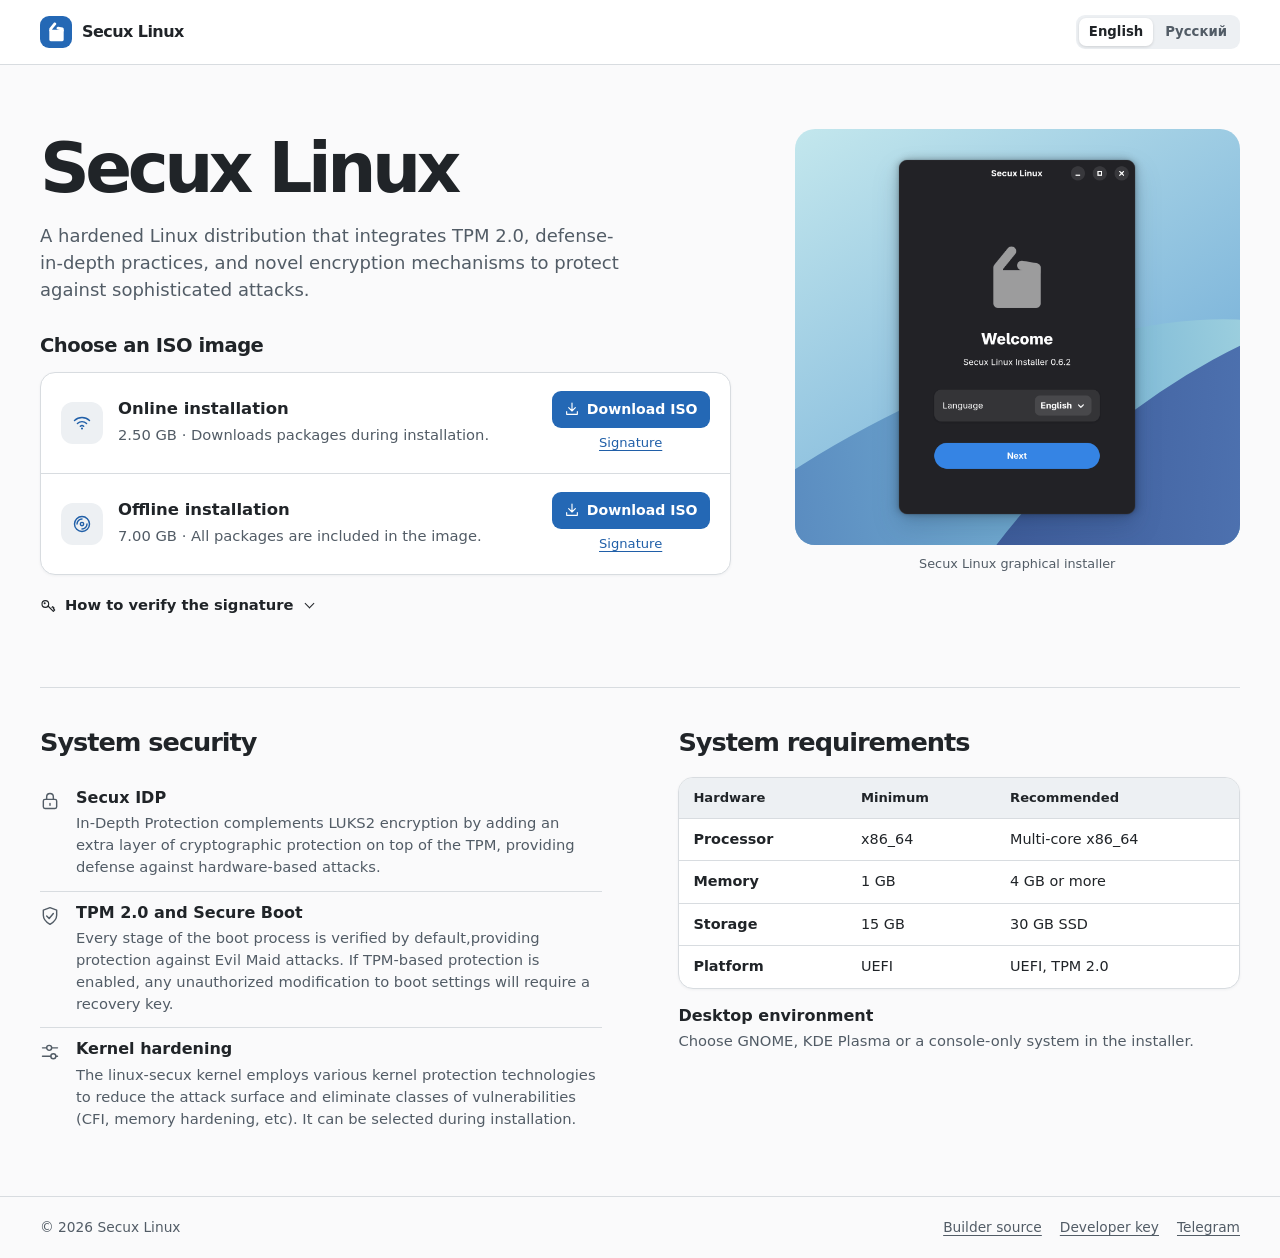
<file: index.html>
<!doctype html>
<html lang="en">
<head>
  <meta charset="utf-8">
  <meta name="viewport" content="width=device-width, initial-scale=1">
  <meta name="google-site-verification" content="37EvKFXPKDgHRgJV5T2X-w6WwDoT70vdhzFeNdD-_zY">
  <meta name="description" content="Secux pairs TPM 2.0 with a PIN to protect your disk through its own encryption scheme, IDP. A hardened kernel is available in the installer.">
  <title>Download Secux Linux</title>
  <link rel="alternate" hreflang="en" href="https://kolbanidze.github.io/">
  <link rel="alternate" hreflang="ru" href="https://kolbanidze.github.io/ru/">
  <link rel="alternate" hreflang="x-default" href="https://kolbanidze.github.io/">
  <link rel="stylesheet" href="./style.css">
  <script defer src="./language.js"></script>
</head>
<body>
  <header class="bar">
    <div class="wrap bar-inner">
      <div class="brand"><span class="brand-mark"><img src="./assets/secux-installer.svg" alt="" width="23" height="23"></span>Secux Linux</div>
      <nav class="languages" aria-label="Language">
        <a href="./?lang=en" lang="en" hreflang="en" aria-current="page">English</a>
        <a href="./ru/?lang=ru" lang="ru" hreflang="ru">Русский</a>
      </nav>
    </div>
  </header>
  <main class="wrap">
    <div class="hero">
      <div>
        <h1>Secux Linux</h1>
        <p class="intro">A hardened Linux distribution that integrates TPM 2.0, defense-in-depth practices, and novel encryption mechanisms to protect against sophisticated attacks.</p>
        <section id="download" aria-labelledby="choose">
          <h2 id="choose">Choose an ISO image</h2>
          <div class="box">
            <article class="build">
              <span class="icon-tile"><svg class="icon" aria-hidden="true"><use href="./assets/icons.svg#network"></use></svg></span>
              <div>
                <h3>Online installation</h3>
                <p><span class="size">2.50 GB</span> · Downloads packages during installation.</p>
              </div>
              <div class="actions">
                <a class="iso" href="https://huggingface.co/datasets/Kolbanidze/Secux_Linux/resolve/main/SecuxLinux-online-2026-11-23_17-00.iso?download=true" aria-label="Download ISO — Online installation"><svg class="icon" aria-hidden="true"><use href="./assets/icons.svg#download"></use></svg>Download ISO</a>
                <a class="signature" href="https://huggingface.co/datasets/Kolbanidze/Secux_Linux/resolve/main/SecuxLinux-online-2026-11-23_17-00.iso.sig?download=true" aria-label="Signature — Online installation">Signature</a>
              </div>
            </article>
            <article class="build">
              <span class="icon-tile"><svg class="icon" aria-hidden="true"><use href="./assets/icons.svg#disc"></use></svg></span>
              <div>
                <h3>Offline installation</h3>
                <p><span class="size">7.00 GB</span> · All packages are included in the image.</p>
              </div>
              <div class="actions">
                <a class="iso" href="https://huggingface.co/datasets/Kolbanidze/Secux_Linux/resolve/main/SecuxLinux-offline-2026-11-23_17-00.iso?download=true" aria-label="Download ISO — Offline installation"><svg class="icon" aria-hidden="true"><use href="./assets/icons.svg#download"></use></svg>Download ISO</a>
                <a class="signature" href="https://huggingface.co/datasets/Kolbanidze/Secux_Linux/resolve/main/SecuxLinux-offline-2026-11-23_17-00.iso.sig?download=true" aria-label="Signature — Offline installation">Signature</a>
              </div>
            </article>
          </div>
          <details>
            <summary><svg class="icon" aria-hidden="true"><use href="./assets/icons.svg#key"></use></svg>How to verify the signature</summary>
            <div class="box verify">
              <p>Save the ISO and its signature in the same folder. Import the Kolbanidze public key from <a href="https://keys.openpgp.org/vks/v1/by-fingerprint/CE48F2CC9BE03B4EFAB02343AA0A42D146D35FCE">keys.openpgp.org</a> by its full fingerprint.</p>
              <pre><code>gpg --keyserver hkps://keys.openpgp.org --recv-keys CE48F2CC9BE03B4EFAB02343AA0A42D146D35FCE</code></pre>
              <p>Run the command for your image in that folder. Check that GPG reports a good signature and that the primary key fingerprint matches <code>CE48 F2CC 9BE0 3B4E FAB0 2343 AA0A 42D1 46D3 5FCE</code>.</p>
              <p>Online installation</p>
              <pre><code>gpg --verify SecuxLinux-online-2026-11-23_17-00.iso.sig</code></pre>
              <p>Offline installation</p>
              <pre><code>gpg --verify SecuxLinux-offline-2026-11-23_17-00.iso.sig</code></pre>
            </div>
          </details>
        </section>
      </div>
      <figure class="preview">
        <div class="wallpaper"><img src="./assets/installer-en.png" width="900" height="1300" alt="Welcome screen of the Secux Linux installer with language selection"></div>
        <figcaption>Secux Linux graphical installer</figcaption>
      </figure>
    </div>
    <div class="info">
      <section id="features" aria-labelledby="security">
        <h2 id="security">System security</h2>
          <div class="feature">
            <svg class="icon" aria-hidden="true"><use href="./assets/icons.svg#lock"></use></svg>
            <div><h3>Secux IDP</h3><p>In-Depth Protection complements LUKS2 encryption by adding an extra layer of cryptographic protection on top of the TPM, providing defense against hardware-based attacks.</p></div>
          </div>
          <div class="feature">
            <svg class="icon" aria-hidden="true"><use href="./assets/icons.svg#shield"></use></svg>
            <div><h3>TPM 2.0 and Secure Boot</h3><p>Every stage of the boot process is verified by default,providing protection against Evil Maid attacks. If TPM-based protection is enabled, any unauthorized modification to boot settings will require a recovery key.</p></div>
          </div>
          <div class="feature">
            <svg class="icon" aria-hidden="true"><use href="./assets/icons.svg#settings"></use></svg>
            <div><h3>Kernel hardening</h3><p>The linux-secux kernel employs various kernel protection technologies to reduce the attack surface and eliminate classes of vulnerabilities (CFI, memory hardening, etc). It can be selected during installation.</p></div>
          </div>
      </section>
      <section id="requirements" aria-labelledby="hardware">
        <h2 id="hardware">System requirements</h2>
        <div class="box table-box">
          <table aria-labelledby="hardware">
            <thead>
              <tr><th scope="col">Hardware</th><th scope="col">Minimum</th><th scope="col">Recommended</th></tr>
            </thead>
            <tbody>
                <tr><th scope="row">Processor</th><td>x86_64</td><td>Multi-core x86_64</td></tr>
                <tr><th scope="row">Memory</th><td>1 GB</td><td>4 GB or more</td></tr>
                <tr><th scope="row">Storage</th><td>15 GB</td><td>30 GB SSD</td></tr>
                <tr><th scope="row">Platform</th><td>UEFI</td><td>UEFI, TPM 2.0</td></tr>
            </tbody>
          </table>
        </div>
        <div id="customization">
          <h3>Desktop environment</h3>
          <p>Choose GNOME, KDE Plasma or a console-only system in the installer.</p>
        </div>
      </section>
    </div>
  </main>
  <footer>
    <div class="wrap">
      <span>© 2026 Secux Linux</span>
      <nav aria-label="Project links">
        <a href="https://github.com/kolbanidze/secux-iso">Builder source</a>
        <a href="https://keys.openpgp.org/vks/v1/by-fingerprint/CE48F2CC9BE03B4EFAB02343AA0A42D146D35FCE">Developer key</a>
        <a href="https://t.me/grigoriy_kolbanov">Telegram</a>
      </nav>
    </div>
  </footer>
</body>
</html>
</file>
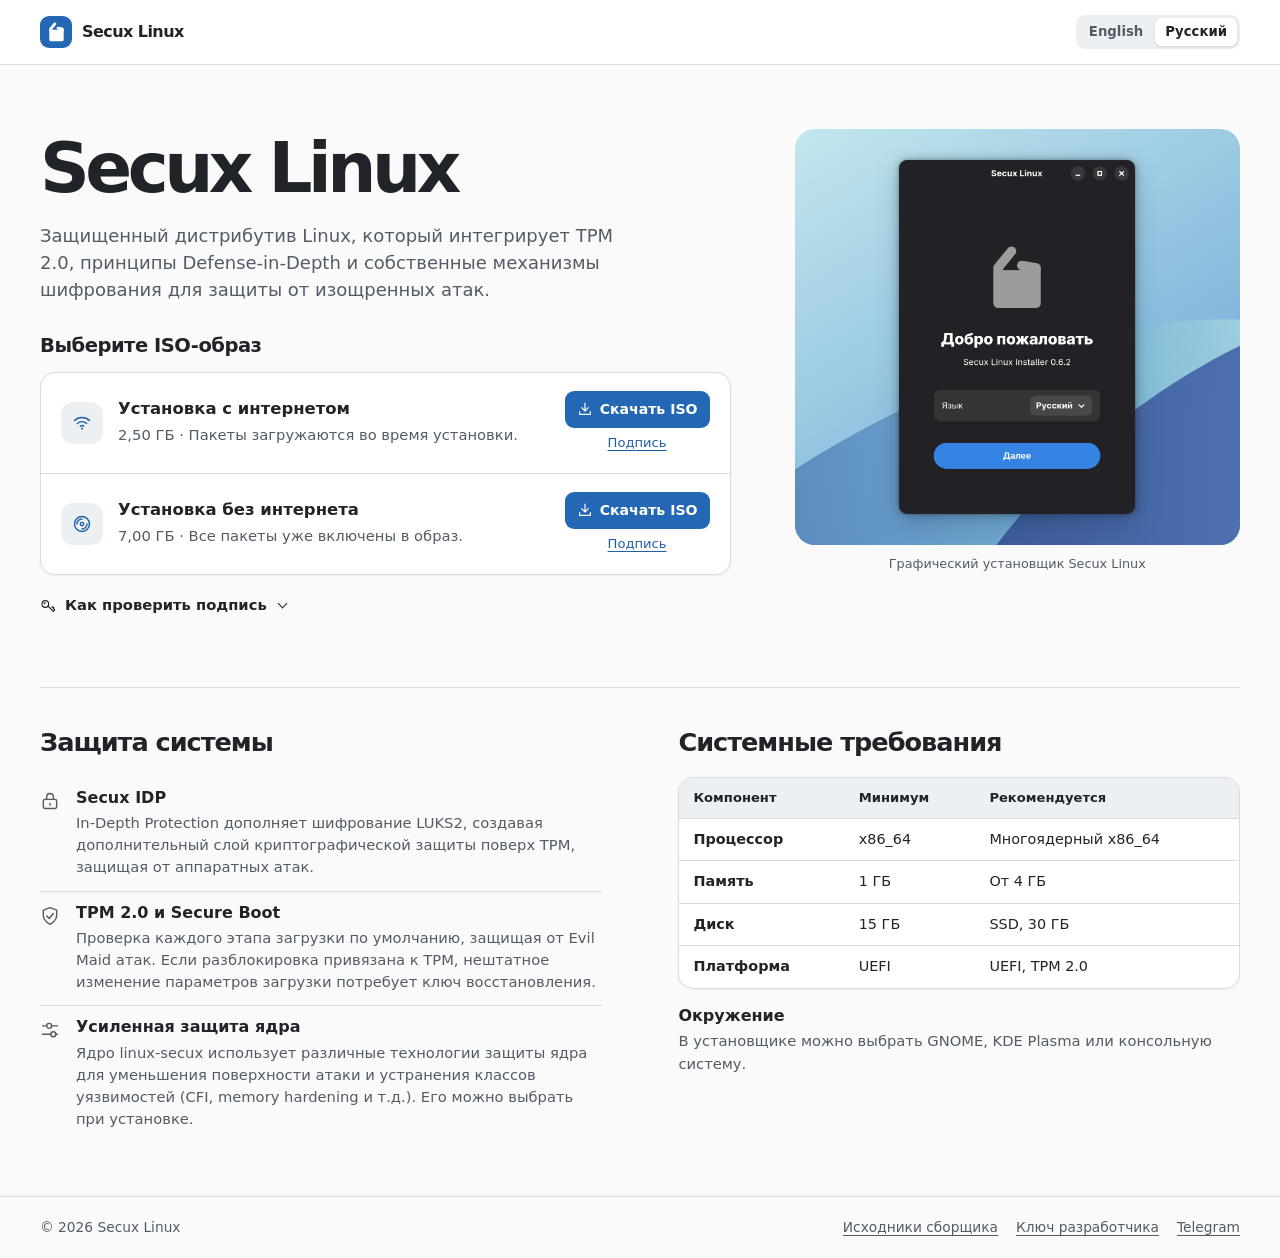
<file: ru/index.html>
<!doctype html>
<html lang="ru">
<head>
  <meta charset="utf-8">
  <meta name="viewport" content="width=device-width, initial-scale=1">
  <meta name="google-site-verification" content="37EvKFXPKDgHRgJV5T2X-w6WwDoT70vdhzFeNdD-_zY">
  <meta name="description" content="Secux защищает ключ диска с помощью TPM 2.0 и PIN-кода по собственной схеме IDP. В установщике можно выбрать ядро с усиленной защитой.">
  <title>Скачать Secux Linux</title>
  <link rel="alternate" hreflang="en" href="https://kolbanidze.github.io/">
  <link rel="alternate" hreflang="ru" href="https://kolbanidze.github.io/ru/">
  <link rel="alternate" hreflang="x-default" href="https://kolbanidze.github.io/">
  <link rel="stylesheet" href="../style.css">
  <script defer src="../language.js"></script>
</head>
<body>
  <header class="bar">
    <div class="wrap bar-inner">
      <div class="brand"><span class="brand-mark"><img src="../assets/secux-installer.svg" alt="" width="23" height="23"></span>Secux Linux</div>
      <nav class="languages" aria-label="Язык">
        <a href="../?lang=en" lang="en" hreflang="en">English</a>
        <a href="../ru/?lang=ru" lang="ru" hreflang="ru" aria-current="page">Русский</a>
      </nav>
    </div>
  </header>
  <main class="wrap">
    <div class="hero">
      <div>
        <h1>Secux Linux</h1>
        <p class="intro">Защищенный дистрибутив Linux, который интегрирует TPM 2.0, принципы Defense-in-Depth и собственные механизмы шифрования для защиты от изощренных атак.</p>
        <section id="download" aria-labelledby="choose">
          <h2 id="choose">Выберите ISO-образ</h2>
          <div class="box">
            <article class="build">
              <span class="icon-tile"><svg class="icon" aria-hidden="true"><use href="../assets/icons.svg#network"></use></svg></span>
              <div>
                <h3>Установка с интернетом</h3>
                <p><span class="size">2,50 ГБ</span> · Пакеты загружаются во время установки.</p>
              </div>
              <div class="actions">
                <a class="iso" href="https://huggingface.co/datasets/Kolbanidze/Secux_Linux/resolve/main/SecuxLinux-online-2026-11-23_17-00.iso?download=true" aria-label="Скачать ISO — Установка с интернетом"><svg class="icon" aria-hidden="true"><use href="../assets/icons.svg#download"></use></svg>Скачать ISO</a>
                <a class="signature" href="https://huggingface.co/datasets/Kolbanidze/Secux_Linux/resolve/main/SecuxLinux-online-2026-11-23_17-00.iso.sig?download=true" aria-label="Подпись — Установка с интернетом">Подпись</a>
              </div>
            </article>
            <article class="build">
              <span class="icon-tile"><svg class="icon" aria-hidden="true"><use href="../assets/icons.svg#disc"></use></svg></span>
              <div>
                <h3>Установка без интернета</h3>
                <p><span class="size">7,00 ГБ</span> · Все пакеты уже включены в образ.</p>
              </div>
              <div class="actions">
                <a class="iso" href="https://huggingface.co/datasets/Kolbanidze/Secux_Linux/resolve/main/SecuxLinux-offline-2026-11-23_17-00.iso?download=true" aria-label="Скачать ISO — Установка без интернета"><svg class="icon" aria-hidden="true"><use href="../assets/icons.svg#download"></use></svg>Скачать ISO</a>
                <a class="signature" href="https://huggingface.co/datasets/Kolbanidze/Secux_Linux/resolve/main/SecuxLinux-offline-2026-11-23_17-00.iso.sig?download=true" aria-label="Подпись — Установка без интернета">Подпись</a>
              </div>
            </article>
          </div>
          <details>
            <summary><svg class="icon" aria-hidden="true"><use href="../assets/icons.svg#key"></use></svg>Как проверить подпись</summary>
            <div class="box verify">
              <p>Сохраните ISO и его подпись в одну папку. Импортируйте открытый ключ Kolbanidze с <a href="https://keys.openpgp.org/vks/v1/by-fingerprint/CE48F2CC9BE03B4EFAB02343AA0A42D146D35FCE">keys.openpgp.org</a> по полному отпечатку.</p>
              <pre><code>gpg --keyserver hkps://keys.openpgp.org --recv-keys CE48F2CC9BE03B4EFAB02343AA0A42D146D35FCE</code></pre>
              <p>В этой папке выполните команду для своего образа. Убедитесь, что GPG подтверждает действительную подпись и отпечаток основного ключа совпадает с <code>CE48 F2CC 9BE0 3B4E FAB0 2343 AA0A 42D1 46D3 5FCE</code>.</p>
              <p>Установка с интернетом</p>
              <pre><code>gpg --verify SecuxLinux-online-2026-11-23_17-00.iso.sig</code></pre>
              <p>Установка без интернета</p>
              <pre><code>gpg --verify SecuxLinux-offline-2026-11-23_17-00.iso.sig</code></pre>
            </div>
          </details>
        </section>
      </div>
      <figure class="preview">
        <div class="wallpaper"><img src="../assets/installer-ru.png" width="900" height="1300" alt="Приветственный экран установщика Secux Linux с выбором языка"></div>
        <figcaption>Графический установщик Secux Linux</figcaption>
      </figure>
    </div>
    <div class="info">
      <section id="features" aria-labelledby="security">
        <h2 id="security">Защита системы</h2>
          <div class="feature">
            <svg class="icon" aria-hidden="true"><use href="../assets/icons.svg#lock"></use></svg>
            <div><h3>Secux IDP</h3><p>In-Depth Protection дополняет шифрование LUKS2, создавая дополнительный слой криптографической защиты поверх TPM, защищая от аппаратных атак.</p></div>
          </div>
          <div class="feature">
            <svg class="icon" aria-hidden="true"><use href="../assets/icons.svg#shield"></use></svg>
            <div><h3>TPM 2.0 и Secure Boot</h3><p>Проверка каждого этапа загрузки по умолчанию, защищая от Evil Maid атак. Если разблокировка привязана к TPM, нештатное изменение параметров загрузки потребует ключ восстановления.</p></div>
          </div>
          <div class="feature">
            <svg class="icon" aria-hidden="true"><use href="../assets/icons.svg#settings"></use></svg>
            <div><h3>Усиленная защита ядра</h3><p>Ядро linux-secux использует различные технологии защиты ядра для уменьшения поверхности атаки и устранения классов уязвимостей (CFI, memory hardening и т.д.). Его можно выбрать при установке.</p></div>
          </div>
      </section>
      <section id="requirements" aria-labelledby="hardware">
        <h2 id="hardware">Системные требования</h2>
        <div class="box table-box">
          <table aria-labelledby="hardware">
            <thead>
              <tr><th scope="col">Компонент</th><th scope="col">Минимум</th><th scope="col">Рекомендуется</th></tr>
            </thead>
            <tbody>
                <tr><th scope="row">Процессор</th><td>x86_64</td><td>Многоядерный x86_64</td></tr>
                <tr><th scope="row">Память</th><td>1 ГБ</td><td>От 4 ГБ</td></tr>
                <tr><th scope="row">Диск</th><td>15 ГБ</td><td>SSD, 30 ГБ</td></tr>
                <tr><th scope="row">Платформа</th><td>UEFI</td><td>UEFI, TPM 2.0</td></tr>
            </tbody>
          </table>
        </div>
        <div id="customization">
          <h3>Окружение</h3>
          <p>В установщике можно выбрать GNOME, KDE Plasma или консольную систему.</p>
        </div>
      </section>
    </div>
  </main>
  <footer>
    <div class="wrap">
      <span>© 2026 Secux Linux</span>
      <nav aria-label="Ссылки проекта">
        <a href="https://github.com/kolbanidze/secux-iso">Исходники сборщика</a>
        <a href="https://keys.openpgp.org/vks/v1/by-fingerprint/CE48F2CC9BE03B4EFAB02343AA0A42D146D35FCE">Ключ разработчика</a>
        <a href="https://t.me/grigoriy_kolbanov">Telegram</a>
      </nav>
    </div>
  </footer>
</body>
</html>
</file>
<file: style.css>
:root {
  color-scheme: light dark;
  font-family: "Adwaita Sans", Cantarell, system-ui, sans-serif;
  color: var(--ink);
  background: var(--base);
  --base: #fafafb;
  --surface: #fff;
  --ink: #202428;
  --muted: #525c66;
  --line: #d8dce0;
  --soft: #edf0f3;
  --accent: #205fa8;
  --blue: #2468b5;
  --hover: #195ba6;
  --shadow: 0 1px 3px #1825320d;
}
@media (prefers-color-scheme: dark) {
  :root {
    --base: #202124;
    --surface: #2b2d31;
    --ink: #f6f7f8;
    --muted: #bbc1c8;
    --line: #45484e;
    --soft: #36393e;
    --accent: #92c3ff;
    --blue: #2869b4;
    --hover: #305fa0;
    --shadow: 0 1px 3px #0002;
  }
}
* { box-sizing: border-box; }
body { margin: 0; line-height: 1.5; }
h1, h2, h3, p, figure { margin: 0; }
h1, h2, h3 { line-height: 1.15; text-wrap: balance; }
a { color: var(--accent); text-underline-offset: .2em; }
:focus-visible { outline: 3px solid var(--accent); outline-offset: 3px; }
.wrap { width: min(1200px, calc(100% - 80px)); margin-inline: auto; }
.bar { background: var(--surface); border-bottom: 1px solid var(--line); }
.bar-inner, .brand, .languages, footer .wrap, footer nav { display: flex; align-items: center; }
.bar-inner { min-height: 64px; justify-content: space-between; gap: 12px; }
.brand { gap: 10px; font-weight: 730; letter-spacing: -.035em; }
.brand-mark { display: grid; place-items: center; width: 32px; height: 32px; border-radius: 9px; background: var(--blue); }
.brand-mark img { width: 23px; height: 23px; }
.languages { gap: 2px; padding: 3px; border-radius: 9px; background: var(--soft); }
.languages a { padding: 4px 10px; font-size: .83rem; font-weight: 600; color: var(--muted); text-decoration: none; border-radius: 7px; }
.languages a[aria-current] { color: var(--ink); background: var(--surface); box-shadow: 0 1px 3px #0002; }
.languages a:hover, footer a:hover { color: var(--accent); }
.hero { display: grid; grid-template-columns: minmax(0, 1.55fr) minmax(0, 1fr); gap: clamp(32px, 5vw, 76px); align-items: start; padding-block: clamp(40px, 5vw, 76px); }
h1 { font-size: clamp(3rem, 5.4vw, 5rem); letter-spacing: -.065em; font-weight: 750; }
.intro { margin: 14px 0 32px; max-width: 52ch; font-size: 1.125rem; color: var(--muted); }
h2 { font-size: clamp(1.35rem, 2vw, 1.75rem); letter-spacing: -.04em; }
#download h2 { margin-bottom: 14px; font-size: 1.22rem; letter-spacing: -.025em; }
.box { background: var(--surface); border: 1px solid var(--line); border-radius: 15px; box-shadow: var(--shadow); }
.build { display: grid; grid-template-columns: auto 1fr auto; column-gap: 15px; align-items: center; padding: 18px 20px; }
.build + .build { border-top: 1px solid var(--line); }
.icon { width: 20px; height: 20px; fill: none; stroke: currentColor; stroke-width: 1.7; stroke-linecap: round; stroke-linejoin: round; flex-shrink: 0; }
.icon-tile { width: 42px; height: 42px; display: grid; place-items: center; color: var(--accent); background: var(--soft); border-radius: 12px; }
.build h3 { font-size: 1.03rem; }
.build p, .feature p, #customization p { margin-top: 5px; color: var(--muted); font-size: .92rem; }
.size { font-variant-numeric: tabular-nums; white-space: nowrap; }
.actions { display: grid; justify-items: center; gap: 3px; }
.iso { display: inline-flex; gap: 7px; align-items: center; border-radius: 9px; padding: 8px 12px; font-size: .88rem; font-weight: 680; white-space: nowrap; background: var(--blue); color: white; text-decoration: none; }
.iso:hover { background: var(--hover); }
.iso .icon, summary .icon { width: 16px; height: 16px; }
.signature { font-size: .82rem; padding: 2px 6px; }
details { margin-top: 14px; }
summary { display: flex; width: fit-content; align-items: center; gap: 9px; min-height: 34px; cursor: pointer; font-size: .92rem; font-weight: 620; list-style: none; }
summary::-webkit-details-marker { display: none; }
summary::after { content: ''; width: 6px; height: 6px; border: solid currentColor; border-width: 0 1.5px 1.5px 0; transform: rotate(45deg); margin: -4px 3px 0; }
details[open] summary::after { transform: rotate(225deg); margin-top: 4px; }
.verify { margin-top: 8px; padding: 16px 18px; font-size: .9rem; overflow-wrap: anywhere; }
.verify p + p { margin-top: 12px; }
code { font-family: ui-monospace, monospace; font-size: .94em; }
pre { white-space: pre-wrap; overflow-wrap: anywhere; padding: 10px 12px; border-radius: 8px; background: var(--soft); margin: 6px 0 14px; }
pre:last-child { margin-bottom: 0; }
.preview { min-width: 0; }
.wallpaper { position: relative; isolation: isolate; overflow: hidden; display: grid; place-items: center; min-height: 408px; padding: 16px; border-radius: 20px;
  background: linear-gradient(148deg, #c3e7ed, #83b9dc 66%, #6495c3); }
.wallpaper::before, .wallpaper::after { content: ''; position: absolute; z-index: -1; width: 180%; height: 70%; bottom: -33%; left: -50%; border-radius: 50% 52% 0 0; transform: rotate(-26deg); background: linear-gradient(106deg, #436baf, #77b4d5 65%, #b5e1e4); }
.wallpaper::after { width: 145%; height: 68%; left: 19%; bottom: -32%; transform: rotate(-39deg); background: linear-gradient(132deg, #35508e, #557cba 75%); }
.preview img { display: block; width: min(79%, 266px); height: auto; filter: drop-shadow(0 12px 12px #172d492d); }
figcaption { margin-top: 9px; text-align: center; font-size: .8rem; color: var(--muted); }
.info { display: grid; grid-template-columns: 1fr 1fr; gap: clamp(32px, 6vw, 90px); border-top: 1px solid var(--line); padding-block: 40px 54px; }
.info h2 { margin-bottom: 20px; }
.feature { display: grid; grid-template-columns: auto 1fr; align-items: start; gap: 16px; padding-block: 12px; }
.feature + .feature { border-top: 1px solid var(--line); }
.feature .icon { color: var(--muted); margin-top: 2px; }
.feature h3, #customization h3 { font-size: 1rem; }
.table-box { overflow: hidden; }
table { width: 100%; border-collapse: collapse; font-size: .9rem; }
th, td { padding: 10px 14px; text-align: start; }
thead { background: var(--soft); }
thead th { font-size: .82rem; }
tbody tr { border-top: 1px solid var(--line); }
tbody th { font-weight: 570; }
#customization { margin-top: 18px; }
footer { border-top: 1px solid var(--line); }
footer .wrap { justify-content: space-between; flex-wrap: wrap; gap: 14px; padding-block: 20px; color: var(--muted); font-size: .86rem; }
footer nav { gap: 18px; flex-wrap: wrap; }
footer a { color: inherit; }
@media (max-width: 940px) {
  .wrap { width: min(100% - 48px, 1200px); }
  .hero { grid-template-columns: minmax(0, 1.5fr) minmax(0, 1fr); gap: 26px; }
  .build { padding: 14px; column-gap: 10px; }
  .build .icon-tile { display: none; }
  .build { grid-template-columns: 1fr auto; }
  .wallpaper { min-height: 350px; }
  .preview img { width: 95%; }
  .info { gap: 28px; }
  th, td { padding: 8px; }
}
@media (max-width: 720px) {
  .wrap { width: calc(100% - 32px); }
  .hero, .info { grid-template-columns: minmax(0, 1fr); }
  .hero { padding-block: 32px; }
  .intro { font-size: 1rem; margin-bottom: 22px; }
  .wallpaper { min-height: 0; height: 290px; }
  .preview img { width: auto; height: 260px; }
  .info { padding-block: 28px 36px; }
  .bar-inner { min-height: 56px; }
  .languages a { padding: 5px 7px; }
}
@media (max-width: 420px) {
  .build { padding: 14px 12px; }
  .build h3 { font-size: .96rem; }
  .build p { font-size: .86rem; }
  .iso { padding: 8px 10px; }
  .iso .icon { display: none; }
  table { font-size: .82rem; }
  thead th { font-size: .76rem; }
}
</file>
